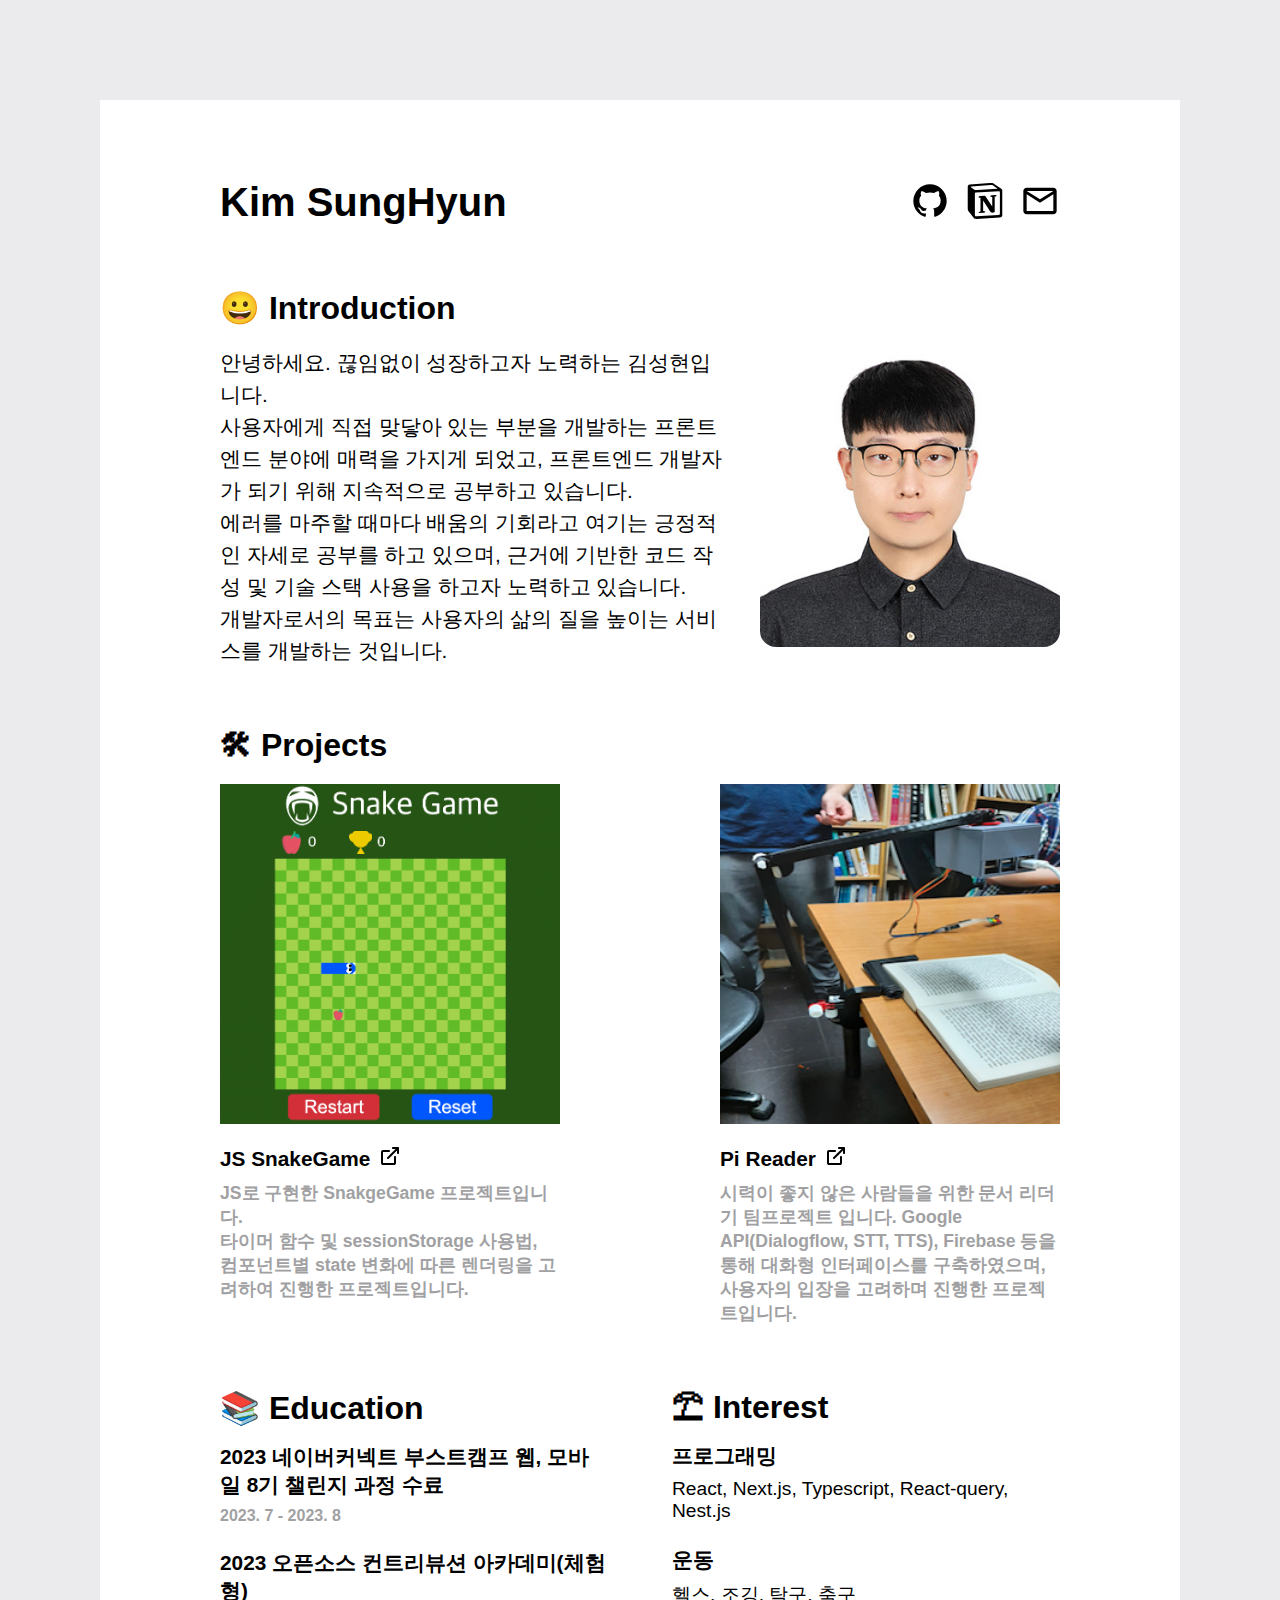
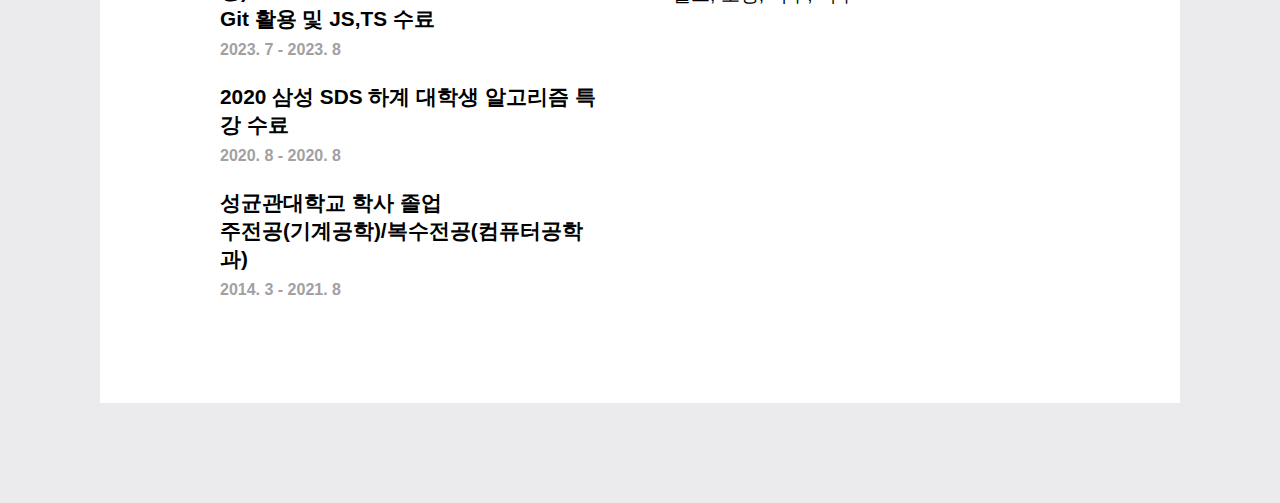
<file: index.html>
<!DOCTYPE html>
<html lang="en">
  <head>
    <meta charset="UTF-8" />
    <meta name="viewport" content="width=device-width, initial-scale=1.0" />
    <link rel="stylesheet" href="./main.css" />
    <title>Kim SungHyun portfolio</title>
  </head>
  <body>
    <div class="display__layout">
      <div class="display__contents">
        <header class="header">
          <div class="header__title">Kim SungHyun</div>
          <ul class="header__social__links">
            <li class="social__link">
              <a href="https://github.com/SungHyun627" target="_blank"
                ><img class="social__link__img" src="./assets/github.svg""Github" /></a
              >
            </li>
            <li class="social__link">
              <a
                href="https://accidental-methane-ebf.notion.site/c5a6a65ce86b47538ccb833015e7da30?pvs=4"
                target="_blank"
                ><img class="social__link__img" src="./assets/notion.svg""Github" /></a
              >
            </li>
            <li class="social__link">
              <a href="mailto:ksci195@hanmail.net"
                ><img class="social__link__img" src="./assets/mail.svg""Github" /></a
              >
            </li>
          </ul>
        </header>
        <div class="introduction">
          <div class="introduction__title">😀 Introduction</div>
          <div class="introduction__detail">
            <div class="introduction__aboutme">
              안녕하세요. 끊임없이 성장하고자 노력하는 김성현입니다. <br />사용자에게 직접 맞닿아
              있는 부분을 개발하는 프론트엔드 분야에 매력을 가지게 되었고, 프론트엔드 개발자가 되기
              위해 지속적으로 공부하고 있습니다.<br />에러를 마주할 때마다 배움의 기회라고 여기는
              긍정적인 자세로 공부를 하고 있으며, 근거에 기반한 코드 작성 및 기술 스택 사용을 하고자
              노력하고 있습니다. <br />개발자로서의 목표는 사용자의 삶의 질을 높이는 서비스를
              개발하는 것입니다.
            </div>
            <div class="introduction__idPhoto">
              <img class="idPhoto" src="./assets/idphoto.png" alt="김성현" />
            </div>
          </div>
        </div>
        <div class="projects">
          <div class="projects__title">🛠 Projects</div>
          <ul class="projects__list">
            <div class="project">
              <div class="project__img">
                <img src="./assets/snakegame.png" alt="js-snakegame" />
              </div>
              <div class="project__title">
                JS SnakeGame
                <a
                  class="project__external__link"
                  href="https://github.com/SungHyun627/JS-SnakeGame"
                  target="_blank"
                  ><img src="./assets/external-link.svg" alt="JS-SnakeGame"
                /></a>
              </div>
              <div class="external__link"></div>
              <div class="project__description">
                JS로 구현한 SnakgeGame 프로젝트입니다. <br />타이머 함수 및 sessionStorage
                사용법,<br />
                컴포넌트별 state 변화에 따른 렌더링을 고려하여 진행한 프로젝트입니다.
              </div>
            </div>
            <div class="project">
              <div class="project__img">
                <img src="./assets/pireader.png" alt="js-snakegame" />
              </div>
              <div class="project__title">
                Pi Reader
                <a
                  class="project__external__link"
                  href="https://github.com/SungHyun627/Capstone_Design_Project"
                  target="_blank"
                  ><img src="./assets/external-link.svg" alt="Pi-Reader"
                /></a>
              </div>

              <div class="project__description">
                시력이 좋지 않은 사람들을 위한 문서 리더기 팀프로젝트 입니다. Google API(Dialogflow,
                STT, TTS), Firebase 등을 통해 대화형 인터페이스를 구축하였으며, 사용자의 입장을
                고려하며 진행한 프로젝트입니다.
              </div>
            </div>
          </ul>
        </div>
        <div class="education-and-interests__container">
          <div class="education__container">
            <div class="education__container__title">📚 Education</div>
            <ul class="education__list">
              <li class="education">
                <div class="education__title">
                  2023 네이버커넥트 부스트캠프 웹, 모바일 8기 챌린지 과정 수료<br />
                </div>
                <div class="education__period">2023. 7 - 2023. 8</div>
              </li>
              <li class="education">
                <div class="education__title">
                  2023 오픈소스 컨트리뷰션 아카데미(체험형)<br />
                  Git 활용 및 JS,TS 수료
                </div>
                <div class="education__period">2023. 7 - 2023. 8</div>
              </li>
              <li class="education">
                <div class="education__title">2020 삼성 SDS 하계 대학생 알고리즘 특강 수료</div>
                <div class="education__period">2020. 8 - 2020. 8</div>
              </li>
              <li class="education">
                <div class="education__title">
                  성균관대학교 학사 졸업<br />
                  주전공(기계공학)/복수전공(컴퓨터공학과)
                </div>
                <div class="education__period">2014. 3 - 2021. 8</div>
              </li>
            </ul>
          </div>
          <div class="interest__container">
            <div class="interest__container__title">⛱ Interest</div>
            <ul class="interest__list">
              <li class="interest">
                <div class="interest__title">프로그래밍</div>
                <p class="interest-items">React, Next.js, Typescript, React-query, Nest.js</p>
              </li>
              <li class="interest">
                <div class="interest__title">운동</div>
                <p class="interest-items">헬스, 조깅, 탁구, 축구</p>
              </li>
            </ul>
          </div>
        </div>
      </div>
    </div>
  </body>
</html>
</file>
<file: main.css>
* {
  margin: 0;
  padding: 0;
  border: 0;
  font: inherit;
  vertical-align: baseline;
  font-family: 'Noto Sans KR', sans-serif;
  font-weight: 600;
  list-style: none;
  box-sizing: border-box;
}

.display__layout {
  background-color: #ebebed;
  padding: 100px;
  min-height: 100vh;
}

.display__contents {
  background-color: #ffffff;
  padding: 80px 120px;
}

.header {
  display: flex;
  justify-content: space-between;
  margin-bottom: 4rem;
}

.header__title {
  font-size: 2.5rem;
  font-weight: 800
}

.header__social__links {
  display: flex;
  align-items: center;
}

.social__link {
  margin-left: 15px;
}

.social__link__img {
  width: 40px;
  height: 40px;
}

.introduction {
  margin-bottom: 60px;
}

.introduction__title {
  font-size: 2rem;
  margin-bottom: 20px;
}

.introduction__detail {
  display: grid;
  grid-template-columns: 1fr 300px;
}

.introduction__aboutme {
  font-size: 1.3rem;
  font-weight: 350;
  padding-right: 2rem;
}

.introduction__idPhoto {
  display: flex;
  justify-content: flex-end;
}

.introduction__idPhoto img {
  border-radius: 1rem;
}

.introduction__aboutme {
  line-height: 2rem;
}

.idPhoto {
  height: 300px;
}

.projects {
  margin-bottom: 4rem;
}

.projects__list {
  display: grid;
  grid-template-columns: repeat(2, 1fr);
  column-gap: 10rem;
}

.projects__title {
  font-size: 2rem;
  margin-bottom: 20px;
}

.project__img img {
  width: 100%;
  height: 100%;
  margin-bottom: 1rem;
}

.project__title {
  display: flex;
  align-items: center;
  font-size: 1.3rem;
  font-weight: 600;
  margin-bottom: 0.5rem;
}

.project__external__link {
  margin: 0 0.5rem;
}

.project__description {
  font-size: 1.1rem;
  color: #a1a1a3
}

.education-and-interests__container {
  display: grid;
  grid-template-columns: repeat(2, 1fr);
  column-gap: 4rem;
}

.education__container__title, .interest__container__title {
  font-size: 2rem;
  margin-bottom: 1rem;
}

.education, .interest {
  margin-bottom: 1.5rem;
}

.education__title, .interest__title {
  font-size: 1.3rem;
  margin-bottom: 0.5rem;
}

.education__period {
  color: #a1a1a3
}

.interest-items {
  font-size: 1.2rem;
  font-weight: 350;
  margin-bottom: 0.5rem;
}
</file>
